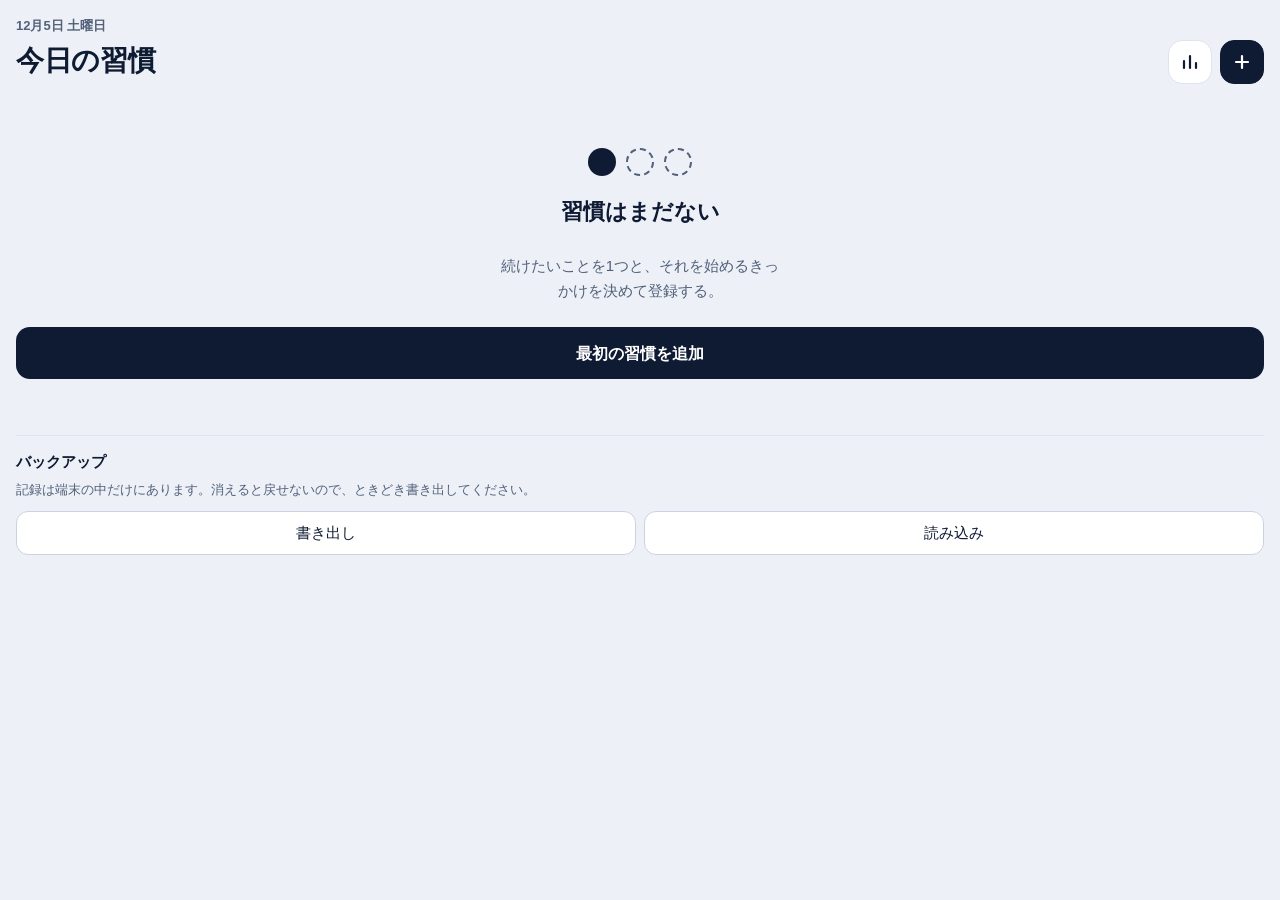
<file: index.html>
<!DOCTYPE html>
<html lang="ja">
<head>
<meta charset="utf-8">
<meta name="viewport" content="width=device-width, initial-scale=1, viewport-fit=cover">
<meta name="color-scheme" content="light dark">
<!-- ステータスバーの帯を地の色に合わせる。メディア指定を付けないと
     どちらかのテーマで帯だけ浮く。 -->
<meta name="theme-color" content="#EDF1F7" media="(prefers-color-scheme: light)">
<meta name="theme-color" content="#0B1220" media="(prefers-color-scheme: dark)">
<title>習慣</title>

<link rel="manifest" href="manifest.webmanifest">
<link rel="icon" type="image/png" sizes="32x32" href="icons/favicon-32.png">
<!-- iOS はホーム画面のアイコンに manifest ではなくこれを使う -->
<link rel="apple-touch-icon" href="icons/apple-touch-icon.png">
<!-- apple- 付きのほうは古い綴り。iOS がまだこちらしか見ないので両方置く。 -->
<meta name="mobile-web-app-capable" content="yes">
<meta name="apple-mobile-web-app-capable" content="yes">
<!-- status-bar-style は固定色しか取れず、ライトでも黒帯になる。
     theme-color のメディア指定に任せるため指定しない。 -->
<meta name="apple-mobile-web-app-title" content="習慣">

<link rel="stylesheet" href="css/app.css">
</head>
<body>

<div id="app" hidden>
  <!-- 中身は画面ごとに違うので、各画面が組み立てる -->
  <header id="app-header"></header>
  <main id="screen"></main>

  <!-- 読み込み用。見えないが display:none にはしない。
       hidden な要素は click() で選択画面が開かない環境がある。 -->
  <input id="backup-file" type="file" accept="application/json,.json" class="visually-hidden">

  <!-- close イベントに依存せず、ボタンのクリックで結果を決める。
       form method="dialog" は returnValue を設定して閉じるところまでは動くが、
       close イベントが発火しない環境があり、待ち続けて固まる。 -->
  <dialog id="confirm-dialog">
    <p id="confirm-message"></p>
    <menu>
      <button type="button" id="confirm-cancel">やめる</button>
      <button type="button" id="confirm-ok" class="danger">消す</button>
    </menu>
  </dialog>
</div>

<!-- 習慣カード。innerHTML を使わずに済むよう、骨組みはここに置いて複製する。
     稲妻とマークはインライン SVG。絵文字は iOS では色付き絵文字として描かれ、
     CSS で色を変えられない。 -->
<template id="habit-card-template">
  <article class="card">
    <!-- 左スワイプで表面が滑り、下から削除ボタンが出る -->
    <div class="card-delete">
      <button type="button" class="trash-button" aria-label="この習慣を削除">
        <svg class="trash" viewBox="0 0 24 24" aria-hidden="true">
          <path d="M9 3h6l1 2h4v2H4V5h4l1-2z"/>
          <path d="M6 9h12l-1 12H7L6 9z"/>
        </svg>
      </button>
    </div>
    <div class="card-surface">
      <div class="card-top">
        <a class="card-name"></a>
        <span class="card-comeback"></span>
      </div>

      <div class="card-main"></div>

      <div class="card-gauge">
        <div class="gauge-label"></div>
        <div class="gauge-track"><div class="gauge-fill"></div></div>
      </div>

      <div class="ratings" role="group" aria-label="達成度">
        <button type="button" class="rating" data-rating="2" aria-label="できた">
          <svg viewBox="0 0 20 20" aria-hidden="true" fill="none" stroke="currentColor" stroke-width="2.2"><circle cx="10" cy="10" r="7"></circle></svg>
        </button>
        <button type="button" class="rating" data-rating="1" aria-label="少しできた">
          <svg viewBox="0 0 20 20" aria-hidden="true" fill="none" stroke="currentColor" stroke-width="2.2" stroke-linejoin="round"><path d="M10 3.5 17 16H3z"></path></svg>
        </button>
        <button type="button" class="rating" data-rating="0" aria-label="できなかった">
          <svg viewBox="0 0 20 20" aria-hidden="true" fill="none" stroke="currentColor" stroke-width="2.2" stroke-linecap="round"><path d="M5 5l10 10M15 5 5 15"></path></svg>
        </button>
      </div>
    </div>
  </article>
</template>

<!-- カードのメイン表示。状態ごとに 1 つだけ使う。 -->
<template id="card-main-streak-template">
  <div class="main-streak">
    <svg class="bolt" viewBox="0 0 24 24" aria-hidden="true"><path d="M13 2 L4 14 h6 l-1 8 9-12 h-6 z"/></svg>
    <span class="main-number"></span>
    <span class="main-unit">日連続</span>
  </div>
</template>

<template id="card-main-week-template">
  <div class="main-week">
    <div class="week-headline">
      <span class="main-unit">今週</span>
      <span class="main-number"></span>
      <span class="main-of">/ 7</span>
      <span class="main-sub"></span>
    </div>
    <div class="week-dots"></div>
  </div>
</template>

<template id="card-main-done-template">
  <div class="main-done">
    <span class="done-badge">66日達成</span>
    <span class="done-streak">
      <span class="main-number"></span>
      <span class="main-unit">日連続</span>
    </span>
  </div>
</template>

<template id="week-dot-template">
  <div class="week-day">
    <span class="dot"></span>
    <span class="week-day-label"></span>
  </div>
</template>

<!-- 習慣の追加・編集。追加のときは並び順と削除を出さない。 -->
<template id="edit-screen-template">
  <form class="edit-form">
    <label class="field-label" for="edit-name">
      <span class="field-name">習慣の名前</span>
      <input id="edit-name" class="text-input" type="text" required autocomplete="off">
    </label>

    <label class="field-label" for="edit-started-on">
      <span class="field-name">開始日</span>
      <input id="edit-started-on" class="text-input" type="date" required>
    </label>

    <section class="panel">
      <h2 class="panel-title">きっかけを決める</h2>
      <p class="panel-note">記録画面のいちばん上に常に表示される。空欄でもいい。</p>

      <label class="field-label" for="edit-trigger">
        <span class="field-name small">〜したら</span>
        <input id="edit-trigger" class="text-input inset" type="text" maxlength="60" autocomplete="off">
      </label>
      <label class="field-label" for="edit-action">
        <span class="field-name small">〜する</span>
        <input id="edit-action" class="text-input inset" type="text" maxlength="60" autocomplete="off">
      </label>

      <p class="panel-limit">各60文字まで</p>
    </section>

    <div class="preview-block">
      <p class="preview-label">記録画面での見え方</p>
      <div class="preview">
        <span class="preview-trigger"></span>
        <svg class="preview-arrow" viewBox="0 0 18 18" fill="none" stroke="currentColor" stroke-width="2" stroke-linecap="round" stroke-linejoin="round" aria-hidden="true"><path d="M3 9h11"></path><path d="M10 5l4 4-4 4"></path></svg>
        <span class="preview-action"></span>
      </div>
    </div>

    <section class="panel">
      <h2 class="panel-title">今のレベル</h2>
      <p class="panel-note">記録画面と週まとめに表示される。空欄でもいい。</p>

      <label class="field-label" for="edit-stage-label">
        <span class="field-name small">レベル名</span>
        <input id="edit-stage-label" class="text-input inset" type="text" maxlength="40" autocomplete="off" placeholder="例: Lv2 完了を目標から外す">
      </label>
      <label class="field-label" for="edit-stage-goal">
        <span class="field-name small">合格条件</span>
        <textarea id="edit-stage-goal" class="text-input inset text-area" rows="3" maxlength="120" placeholder="例: 6日以上達成、その半分以上で超過"></textarea>
      </label>

      <p class="panel-limit">レベル名40文字・合格条件120文字まで</p>
    </section>

    <section class="panel">
      <h2 class="panel-title">記録する項目</h2>
      <p class="panel-note">記録画面で毎日入力する数値や時刻。レベルが変わって使わなくなった項目は「使用終了」にすると、過去の記録を残したまま入力欄から外せる。</p>
      <div class="metric-editor"></div>
    </section>

    <div class="order-block">
      <p class="order-row"><span>並び順</span><span class="order-position"></span></p>
      <div class="order-buttons">
        <button type="button" class="order-up">上へ</button>
        <button type="button" class="order-down">下へ</button>
      </div>
    </div>

    <p class="error edit-error" hidden></p>

    <button type="button" class="delete-button danger">この習慣を削除</button>
  </form>
</template>

<!-- 記録画面。達成度を選んで「記録する」を押した時点で確定する（ホームのカードは
     押した時点で保存するが、こちらは違う）。邪魔タグの入力は js/ui/tags.js が
     tag-slot の位置に差し込む。 -->
<template id="record-screen-template">
  <div class="record-screen">
    <section class="if-then-card" hidden>
      <div class="if-then-label">きっかけ</div>
      <div class="if-then-body">
        <span class="if-then-trigger"></span>
        <svg class="if-then-arrow" viewBox="0 0 18 18" fill="none" stroke="currentColor" stroke-width="2" stroke-linecap="round" stroke-linejoin="round" aria-hidden="true"><path d="M3 9h11"></path><path d="M10 5l4 4-4 4"></path></svg>
        <span class="if-then-action"></span>
      </div>
    </section>

    <section class="stage-card" hidden>
      <div class="if-then-label">今のレベル</div>
      <div class="stage-label"></div>
      <p class="stage-goal"></p>
    </section>

    <section class="block">
      <h2 class="block-title">達成度</h2>
      <div class="rating-grid" role="group" aria-label="達成度">
        <button type="button" class="rating-big" data-rating="2">
          <svg viewBox="0 0 20 20" aria-hidden="true" fill="none" stroke="currentColor" stroke-width="2.2"><circle cx="10" cy="10" r="7"></circle></svg>
          <span>できた</span>
        </button>
        <button type="button" class="rating-big" data-rating="1">
          <svg viewBox="0 0 20 20" aria-hidden="true" fill="none" stroke="currentColor" stroke-width="2.2" stroke-linejoin="round"><path d="M10 3.5 17 16H3z"></path></svg>
          <span>少し</span>
        </button>
        <button type="button" class="rating-big" data-rating="0">
          <svg viewBox="0 0 20 20" aria-hidden="true" fill="none" stroke="currentColor" stroke-width="2.2" stroke-linecap="round"><path d="M5 5l10 10M15 5 5 15"></path></svg>
          <span>できず</span>
        </button>
      </div>
    </section>

    <div class="metric-slot"></div>

    <section class="block">
      <label class="block-title" for="record-action"></label>
      <input id="record-action" class="text-input" type="text" placeholder="例：配列の問題を1問解いた" autocomplete="off">
    </section>

    <section class="block">
      <h2 class="block-title">邪魔したもの</h2>
      <div class="tag-slot"></div>
      <label class="sub-label" for="record-note">メモ（任意）</label>
      <input id="record-note" class="text-input" type="text" placeholder="タグで表しきれないこと" autocomplete="off">
    </section>

    <section class="block">
      <label class="block-title" for="record-fix"></label>
      <textarea id="record-fix" class="text-area" rows="3" placeholder="もし〜なら、〜する"></textarea>
    </section>

    <p class="error record-error" hidden></p>

    <div class="record-submit">
      <button type="button" class="primary-button submit-button">記録する</button>
      <p class="submit-note"></p>
    </div>
  </div>
</template>

<!-- 復帰画面。保存して復帰回数が増えたときだけ出す。 -->
<template id="comeback-screen-template">
  <div class="comeback">
    <p class="comeback-habit"></p>

    <div class="comeback-body">
      <div class="comeback-headline">
        <p class="comeback-greeting">おかえり</p>
        <p class="comeback-count-row">
          <span class="comeback-unit">復帰</span>
          <span class="comeback-count"></span>
          <span class="comeback-unit">回目</span>
        </p>
        <p class="comeback-note">途切れても戻ってきた回数が、この数字になる。</p>
      </div>

      <div class="comeback-card">
        <div class="comeback-stat">
          <div class="comeback-stat-name">今週</div>
          <div class="comeback-stat-value accent">
            <span class="comeback-week"></span>
          </div>
        </div>
        <div class="comeback-stat">
          <div class="comeback-stat-name">連続</div>
          <div class="comeback-stat-value">
            <span class="comeback-streak"></span>
          </div>
        </div>
        <div class="comeback-gauge">
          <div class="gauge-label"></div>
          <div class="gauge-track"><div class="gauge-fill"></div></div>
        </div>
      </div>
    </div>

    <button type="button" class="primary-button comeback-close">閉じる</button>
  </div>
</template>

<p id="boot-status">読み込み中…</p>

<script>
  // app.js が一度も動かなかった場合に「読み込み中…」のまま黙って止まらないようにする。
  // iPhone にはコンソールが無いので、何が起きたかを画面に出す。
  (function () {
    var boot = document.getElementById('boot-status');
    var problems = [];

    function note(message) {
      if (message && problems.indexOf(message) === -1) problems.push(message);
    }

    // 読み込めなかったファイルと、実行時のエラーの両方を拾う。
    window.addEventListener('error', function (event) {
      if (event.target && event.target.src) note('読み込めません: ' + event.target.src);
      else note(event.message);
    }, true);

    window.addEventListener('unhandledrejection', function (event) {
      var reason = event.reason;
      note(reason && reason.message ? reason.message : String(reason));
    });

    setTimeout(function () {
      if (boot.dataset.started === '1') return;
      boot.className = 'error';
      boot.textContent = (location.protocol === 'file:'
        ? 'file:// では ES Modules を読み込めません。HTTP 経由で開いてください。'
        : 'アプリを起動できませんでした。')
        + (problems.length ? '\n\n' + problems.join('\n') : '')
        + '\n\n電波の良い場所でアプリを完全に終了し、開き直すと直ることがあります。'
        + 'サイトデータの削除はしないでください（記録が消えます）。';
    }, 2000);
  })();
</script>
<script type="module" src="js/app.js"></script>

</body>
</html>
</file>
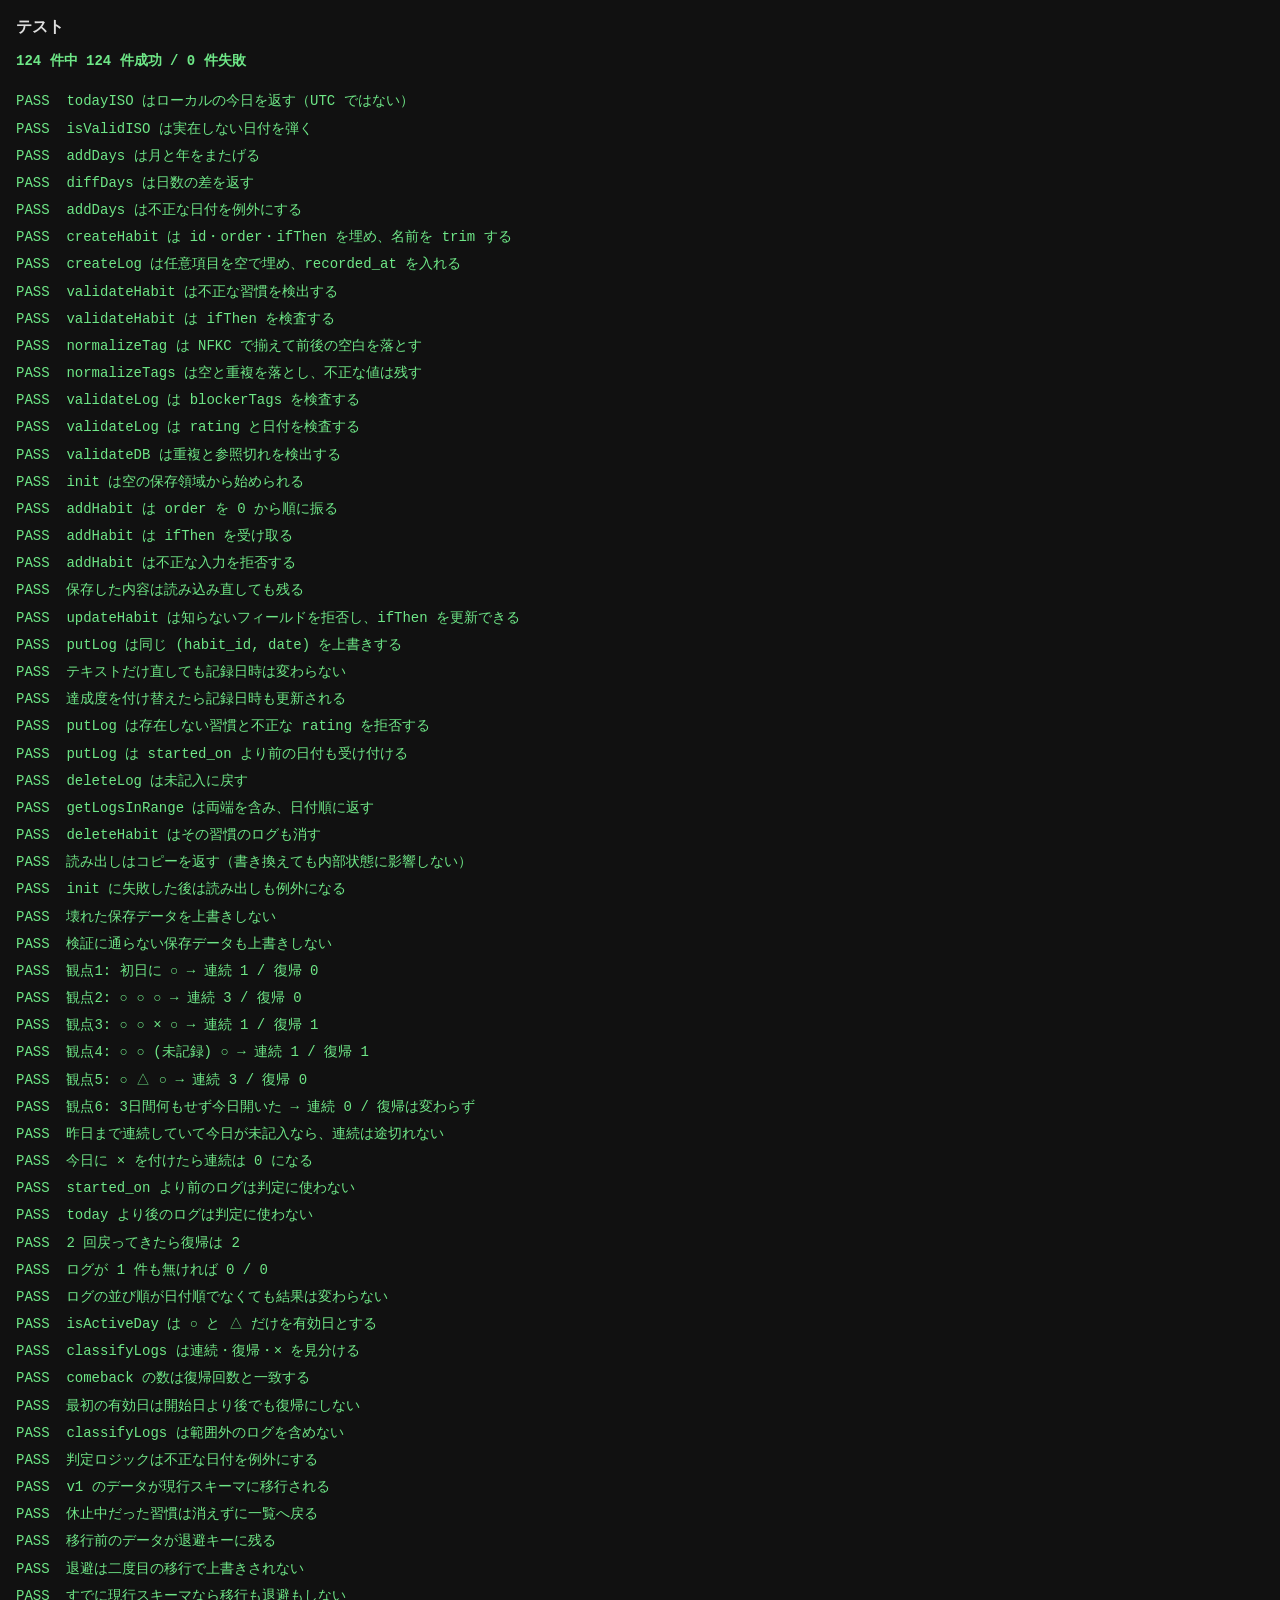
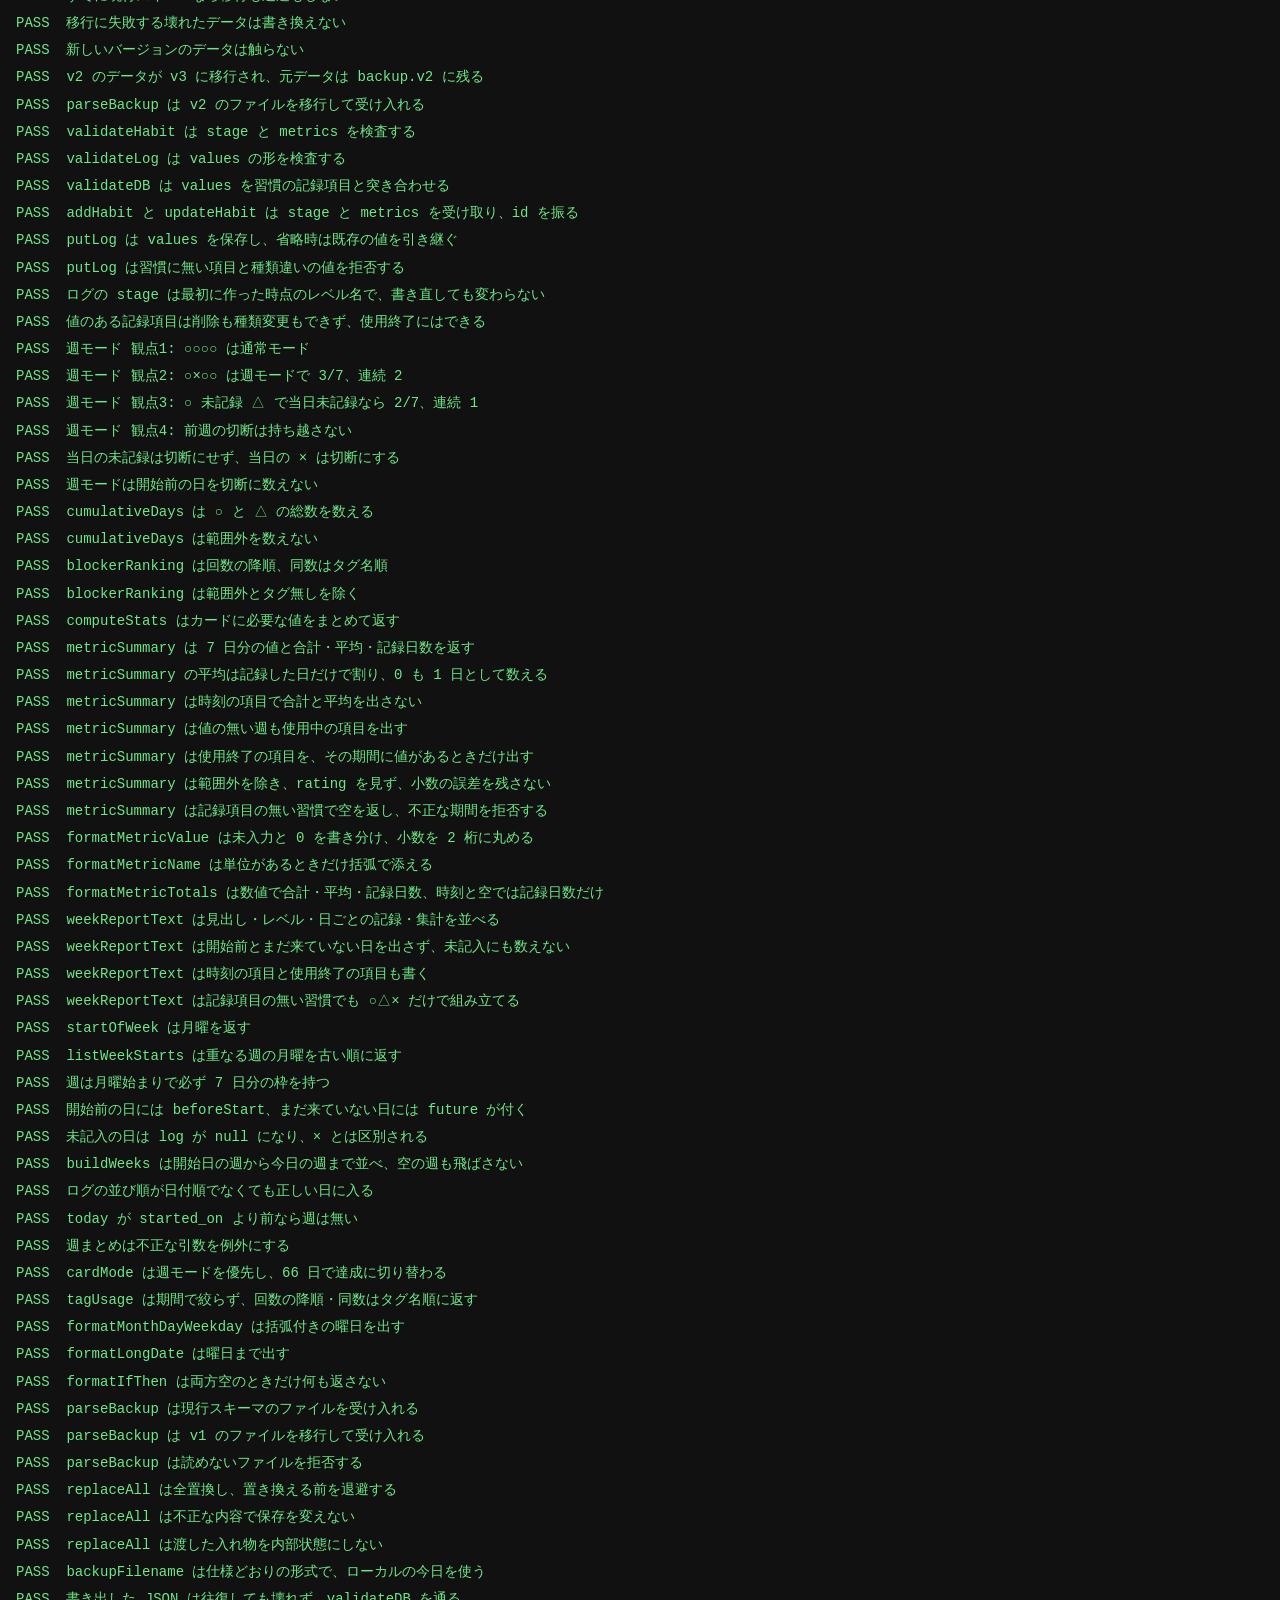
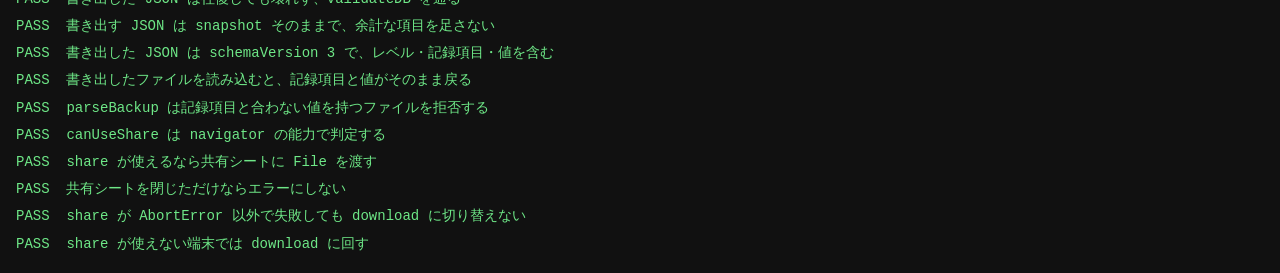
<file: tests.html>
<!DOCTYPE html>
<html lang="ja">
<head>
<meta charset="utf-8">
<meta name="viewport" content="width=device-width, initial-scale=1">
<title>テスト</title>
<style>
  body {
    margin: 0;
    padding: 1rem;
    font-family: ui-monospace, SFMono-Regular, Menlo, Consolas, monospace;
    font-size: 14px;
    line-height: 1.6;
    background: #111;
    color: #ddd;
  }
  h1 { font-size: 1rem; margin: 0 0 0.5rem; }
  #summary { margin: 0 0 1rem; font-weight: bold; white-space: pre-wrap; }
  .case { white-space: pre-wrap; padding: 0.15rem 0; }
  .pass { color: #6ee787; }
  .fail { color: #ff7b72; }

</style>
</head>
<body>
<h1>テスト</h1>
<p id="summary">実行中…</p>

<div id="output"></div>
<script>
  // tests.js が一度も動かなかった場合に「実行中…」のまま黙って止まらないようにする。
  // file:// で開くと ES Modules は CORS で弾かれ、エラーも画面に出ないまま何も起きない。
  setTimeout(function () {
    var summary = document.getElementById('summary');
    if (summary.dataset.started === '1') return;
    summary.className = 'fail';
    summary.textContent = location.protocol === 'file:'
      ? 'テストを実行できませんでした。file:// では ES Modules を読み込めません。'
        + '習慣化フォルダで次を実行し、http://localhost:8123/tests.html を開いてください。\n'
        + '  python -m http.server 8123'
      : 'テストを開始できませんでした。ブラウザのコンソールを確認してください。';
  }, 2000);
</script>
<script type="module" src="js/tests.js"></script>
</body>
</html>
</file>
<file: css/app.css>
/* ダーク固定。グリッドの未記入マスを背景と同化させる都合上、背景色を 1 つに定める。 */

:root {
  color-scheme: light dark;

  /* デザイン引き渡し（design/HANDOFF.md）のトークン。
     ライトを既定にし、ダークは prefers-color-scheme で上書きする。 */
  --bg: #EDF1F7;
  --card: #FFFFFF;
  --field: #F5F7FB;
  --border: #DDE4EE;
  --border-strong: #CAD3E1;
  --ink: #0F1B33;
  --on-ink: #FFFFFF;
  --muted: #52607A;
  --streak: #2563EB;
  --week: #1E3A8A;
  --week-soft: #9DB8F2;
  --track: #E1E8F2;
  --danger: #B42318;

  /* 押したときの地と、モーダルの背景暗転 */
  --pressed: #E6ECF5;
  --scrim: rgba(15, 27, 51, 0.45);

  /* 判定の分類に対応する色。カードの稲妻・記号とグリッドで同じものを使う。
     デザインは青系で統一されているが、ここだけは色が意味に対応していることを
     優先する。「紫のマスの数＝復帰回数」はカードとグリッドで色が揃って初めて伝わる。 */
  /* ライトの緑は #16A34A だと地とのコントラストが 2.91 で、図形に必要な 3:1 を
     下回る。12px のマスが見分けづらくなるので一段濃くする。 */
  --mark-streak: #15803D;
  --mark-comeback: #7C3AED;
  --mark-skip: #DC2626;

  /* スワイプで現れる削除ボタンの幅。swipe.js がこの値を読んで確定位置を決めるので、
     変えるときはここだけ直せばよい。 */
  --swipe-reveal: 96px;
}

@media (prefers-color-scheme: dark) {
  :root {
    --bg: #0B1220;
    --card: #131C2E;
    --field: #0F1829;
    --border: #22304A;
    --border-strong: #34445F;
    --ink: #E8EDF5;
    --on-ink: #0F1B33;
    --muted: #9AA8C0;
    --streak: #60A5FA;
    --week: #BFD4FE;
    --week-soft: #4A6BB5;
    --track: #22304A;
    --danger: #F87171;

    --pressed: #1B2638;
    --scrim: rgba(0, 0, 0, 0.6);

    --mark-streak: #3FB950;
    --mark-comeback: #A371F7;
    --mark-skip: #F85149;
  }
}

* {
  box-sizing: border-box;
}

[hidden] {
  display: none !important;
}

body {
  margin: 0;
  padding: 1rem;
  /* ホーム画面から起動したときにノッチとホームインジケータを避ける。
     左右も入れておく。縦固定でも、横向きで開いた一瞬は切り欠きに掛かる。 */
  padding-top: calc(1rem + env(safe-area-inset-top));
  padding-bottom: calc(1rem + env(safe-area-inset-bottom));
  padding-left: calc(1rem + env(safe-area-inset-left));
  padding-right: calc(1rem + env(safe-area-inset-right));

  background: var(--bg);
  color: var(--ink);
  font-family: -apple-system, BlinkMacSystemFont, 'Hiragino Sans', 'Noto Sans JP', sans-serif;
  font-size: 16px;
  line-height: 1.6;
  -webkit-text-size-adjust: 100%;
}

/* --- ヘッダー（中身は画面ごとに違う） --- */

#app-header {
  display: flex;
  align-items: flex-end;
  justify-content: space-between;
  gap: 0.75rem;
  margin-bottom: 1rem;
}

#app-header:empty {
  display: none;
}

.header-main {
  display: flex;
  flex-direction: column;
  gap: 0.15rem;
  min-width: 0;
}

.header-date {
  color: var(--muted);
  font-size: 0.8125rem;
  font-weight: 600;
}

.header-title {
  margin: 0;
  font-size: 1.75rem;
  font-weight: 800;
  letter-spacing: -0.01em;
}

.header-title.small {
  font-size: 1.375rem;
}

.header-nav {
  display: flex;
  align-items: center;
}

/* 戻るリンクを見出しの上に積む画面（記録・週まとめ）用。ヘッダー自体は横並びなので、
   縦に積む分だけこの箱に入れる。 */
.header-stack {
  display: flex;
  flex: 1;
  min-width: 0;
  flex-direction: column;
}

.back-link {
  display: flex;
  min-height: 44px;
  align-items: center;
  padding-right: 0.25rem;
  color: var(--ink);
  font-size: 0.9375rem;
  font-weight: 600;
  text-decoration: none;
}

.header-actions {
  display: flex;
  gap: 0.5rem;
}

.icon-button {
  display: flex;
  width: 44px;
  height: 44px;
  align-items: center;
  justify-content: center;
  border: 1px solid var(--border);
  border-radius: 14px;
  background: var(--card);
  color: var(--ink);
}

.icon-button.primary {
  border-color: var(--ink);
  background: var(--ink);
  color: var(--on-ink);
}

/* 週送りの端（最初の週・今週）。押せないことを色で出す。 */
.icon-button:disabled {
  color: var(--muted);
  opacity: 0.4;
}

.icon-button svg {
  width: 20px;
  height: 20px;
}

/* --- 習慣カード --- */

.card-list {
  display: flex;
  flex-direction: column;
  gap: 0.75rem;
  margin-bottom: 1rem;
}

.card {
  position: relative;
  border: 1px solid var(--border);
  border-radius: 20px;
  background: var(--card);
  overflow: hidden;
}

/* スワイプで現れる削除ボタン。表面の下に敷いておく。 */
.card-delete {
  position: absolute;
  inset: 0 0 0 auto;
  display: flex;
  width: var(--swipe-reveal);
  align-items: center;
  justify-content: center;
  background: var(--danger);
}

.trash-button {
  display: flex;
  width: 100%;
  height: 100%;
  align-items: center;
  justify-content: center;
  border: 0;
  background: none;
}

.trash {
  width: 24px;
  height: 24px;
  /* 赤い削除面の上に置くので、テーマに関係なく白で固定する */
  fill: #fff;
}

.card-surface {
  position: relative;
  display: flex;
  flex-direction: column;
  gap: 0.75rem;
  padding: 1rem 1rem 0.875rem;
  background: var(--card);
  /* 縦スクロールはブラウザに任せ、横方向だけを拾う */
  touch-action: pan-y;
  transform: translateX(0);
  transition: transform 0.18s ease-out;
}

/* 指で動かしている間はアニメーションさせない */
.card-surface.swiping {
  transition: none;
}

.card-top {
  display: flex;
  align-items: center;
  justify-content: space-between;
  gap: 0.5rem;
}

.card-name {
  min-width: 0;
  overflow: hidden;
  color: var(--ink);
  font-size: 1.0625rem;
  font-weight: 700;
  text-overflow: ellipsis;
  text-decoration: none;
  white-space: nowrap;
}

.card-comeback {
  color: var(--muted);
  font-size: 0.8125rem;
  font-weight: 600;
  white-space: nowrap;
}

/* --- カードのメイン表示 --- */

.main-number {
  font-size: 2.75rem;
  font-weight: 800;
  line-height: 1;
  letter-spacing: -0.02em;
  font-variant-numeric: tabular-nums;
}

.main-unit {
  font-size: 0.9375rem;
  font-weight: 700;
}

.main-streak {
  display: flex;
  align-items: baseline;
  gap: 0.375rem;
  color: var(--streak);
}

.main-streak .bolt {
  width: 22px;
  height: 26px;
  align-self: center;
  /* ① で決めた案B。グリッドと同じ緑で、色と意味の対応を通す。 */
  fill: var(--mark-streak);
}

.main-week {
  display: flex;
  flex-direction: column;
  gap: 0.5rem;
}

.week-headline {
  display: flex;
  align-items: baseline;
  gap: 0.375rem;
  color: var(--week);
}

.main-of {
  font-size: 1.25rem;
  font-weight: 700;
}

.main-sub {
  margin-left: 0.375rem;
  color: var(--muted);
  font-size: 0.8125rem;
  font-weight: 600;
}

.week-dots {
  display: grid;
  grid-template-columns: repeat(7, minmax(0, 1fr));
  gap: 0.375rem;
}

.week-day {
  display: flex;
  flex-direction: column;
  align-items: center;
  gap: 0.25rem;
}

.dot {
  width: 22px;
  height: 22px;
  border-radius: 999px;
}

/* ドットは評価（○ △ × 未記入）を表す。グリッドの緑紫は連続か復帰かという
   別の軸なので、色体系を分けている。 */
.dot-done { background: var(--week); }
.dot-partial { background: var(--week-soft); }
.dot-skip { border: 2px solid var(--muted); background: var(--card); }
.dot-none { background: var(--track); }

.week-day-label {
  color: var(--muted);
  font-size: 0.6875rem;
  font-weight: 600;
}

.main-done {
  display: flex;
  align-items: center;
  gap: 0.625rem;
}

.done-badge {
  padding: 0.5rem 0.75rem;
  border-radius: 999px;
  background: var(--ink);
  color: var(--on-ink);
  font-size: 0.875rem;
  font-weight: 800;
}

.done-streak {
  display: flex;
  align-items: baseline;
  gap: 0.25rem;
  color: var(--streak);
}

.done-streak .main-number {
  font-size: 1.75rem;
}

.done-streak .main-unit {
  font-size: 0.875rem;
}

/* --- 66日ゲージ --- */

.card-gauge {
  display: flex;
  flex-direction: column;
  gap: 0.375rem;
}

.gauge-label {
  color: var(--muted);
  font-size: 0.75rem;
  font-weight: 600;
  font-variant-numeric: tabular-nums;
}

.gauge-track {
  height: 6px;
  border-radius: 999px;
  background: var(--track);
  overflow: hidden;
}

.gauge-fill {
  height: 6px;
  border-radius: 999px;
  background: var(--ink);
}

/* --- 空の状態 --- */

.empty {
  display: flex;
  flex-direction: column;
  align-items: center;
  gap: 1.125rem;
  padding: 3rem 0 2rem;
  text-align: center;
}

.empty-dots {
  display: flex;
  gap: 0.625rem;
}

.empty-dot {
  width: 28px;
  height: 28px;
  border: 2px dashed var(--muted);
  border-radius: 999px;
}

.empty-dot.filled {
  border: 0;
  background: var(--ink);
}

.empty-heading {
  margin: 0;
  font-size: 1.375rem;
  font-weight: 800;
}

.empty-note {
  max-width: 280px;
  margin: 0;
  color: var(--muted);
  font-size: 0.9375rem;
  line-height: 1.7;
}

.primary-button {
  width: 100%;
  height: 52px;
  border: 0;
  border-radius: 14px;
  background: var(--ink);
  color: var(--on-ink);
  font: inherit;
  font-size: 1rem;
  font-weight: 800;
}

/* --- カードの ○△× --- */

.ratings {
  display: grid;
  grid-template-columns: repeat(3, minmax(0, 1fr));
  gap: 0.5rem;
}

.rating {
  display: flex;
  height: 44px;
  align-items: center;
  justify-content: center;
  border: 1.5px solid var(--border-strong);
  border-radius: 12px;
  background: var(--card);
  color: var(--ink);
  font: inherit;
  font-size: 1.25rem;
}

.rating svg {
  width: 20px;
  height: 20px;
}

/* 選択中は地と文字を反転させる。デザインの未選択／選択の出し分け。 */
.rating.selected {
  border-color: var(--ink);
  background: var(--ink);
  color: var(--on-ink);
}

.field-label {
  display: block;
  margin-bottom: 0.75rem;
}

.field-name {
  display: block;
  margin-bottom: 0.2rem;
  color: var(--muted);
  font-size: 0.8125rem;
}

/* --- グリッド表示（記録画面の「これまで」） --- */

.history {
  display: flex;
  flex-direction: column;
  gap: 0.5rem;
  margin-top: 1.75rem;
  padding-top: 1rem;
  border-top: 1px solid var(--border);
}

.grid-scroller {
  margin-bottom: 0.5rem;
  padding-bottom: 0.25rem;
  overflow-x: auto;
  -webkit-overflow-scrolling: touch;
}

.grid {
  display: flex;
  gap: 3px;
  width: max-content;
}

.grid-week {
  display: flex;
  flex-direction: column;
  gap: 3px;
}

.cell {
  display: block;
  width: 12px;
  height: 12px;
  border-radius: 2px;
  /* 未記入とまだ来ていない日は背景と同化させる。枠線も付けない。 */
  background: transparent;
}

.cell-streak { background: var(--mark-streak); }
.cell-comeback { background: var(--mark-comeback); }
.cell-skip { background: var(--mark-skip); }

/* 種類が色相、達成度が濃さ。△ は同じ色の薄い版。 */
.cell-partial { opacity: 0.45; }

.grid-legend {
  display: flex;
  gap: 0.875rem;
  margin-bottom: 1.25rem;
  color: var(--muted);
  font-size: 0.8125rem;
}

.legend-item {
  display: inline-flex;
  align-items: center;
  gap: 0.3rem;
}

/* --- 週まとめ（全習慣 × 曜日の表） --- */

.week-table,
.blocker-card,
.metric-card {
  display: flex;
  flex-direction: column;
  gap: 0.75rem;
  margin-bottom: 1rem;
  padding: 1rem;
  border: 1px solid var(--border);
  border-radius: 20px;
  background: var(--card);
}

.card-title {
  margin: 0;
  font-size: 0.9375rem;
  font-weight: 800;
}

.card-note {
  margin: 0;
  color: var(--muted);
  font-size: 0.875rem;
}

/* --- 週まとめ（記録項目の集計） --- */

.metric-card-stage {
  display: flex;
  flex-direction: column;
  gap: 0.25rem;
  margin-top: -0.375rem;
}

.metric-card-level {
  font-size: 0.875rem;
  font-weight: 700;
  overflow-wrap: anywhere;
}

.metric-card-goal {
  margin: 0;
  color: var(--muted);
  font-size: 0.8125rem;
  line-height: 1.5;
  overflow-wrap: anywhere;
}

.metric-summary {
  display: flex;
  flex-direction: column;
  gap: 0.375rem;
  padding-top: 0.75rem;
  border-top: 1px solid var(--border);
}

.metric-summary-name {
  font-size: 0.875rem;
  font-weight: 700;
  overflow-wrap: anywhere;
}

.metric-days {
  display: grid;
  grid-template-columns: repeat(7, minmax(0, 1fr));
  gap: 2px;
}

.metric-day {
  display: flex;
  flex-direction: column;
  align-items: center;
  gap: 0.125rem;
  min-width: 0;
}

.metric-day-label {
  color: var(--muted);
  font-size: 0.6875rem;
  font-weight: 700;
}

/* 06:30 や 125.5 が 7 列に収まる大きさ。 */
.metric-day-value {
  font-size: 0.8125rem;
  font-weight: 700;
  font-variant-numeric: tabular-nums;
  white-space: nowrap;
}

.metric-day-value.blank {
  color: var(--muted);
  font-weight: 400;
}

.copy-block {
  display: flex;
  flex-direction: column;
  gap: 0.5rem;
  padding-top: 0.75rem;
  border-top: 1px solid var(--border);
}

.copy-button {
  height: 44px;
  border: 1px solid var(--border-strong);
  border-radius: 12px;
  background: var(--card);
  color: var(--ink);
  font: inherit;
  font-size: 0.9375rem;
}

.copy-button:active {
  background: var(--pressed);
}

.copy-error {
  margin: 0;
}

.metric-summary-total {
  margin: 0;
  color: var(--muted);
  font-size: 0.8125rem;
  font-variant-numeric: tabular-nums;
}

/* 習慣名・7 日・達成数。7 列に 44px は取れない（390px に収まらない）ので、
   高さだけ 44px 確保する。 */
.week-row {
  display: grid;
  grid-template-columns: 5.75rem repeat(7, minmax(0, 1fr)) 2.25rem;
  gap: 2px;
  align-items: center;
}

.week-head-cell {
  color: var(--muted);
  font-size: 0.6875rem;
  font-weight: 700;
  text-align: center;
}

.week-habit {
  overflow: hidden;
  color: var(--ink);
  font-size: 0.8125rem;
  font-weight: 700;
  text-decoration: none;
  text-overflow: ellipsis;
  white-space: nowrap;
}

.week-cell {
  display: flex;
  height: 44px;
  align-items: center;
  justify-content: center;
  border-radius: 8px;
  color: var(--ink);
}

a.week-cell:active {
  background: var(--pressed);
}

/* 開始前とまだ来ていない日。記録が残っていれば薄く出す。 */
.week-cell.outside {
  opacity: 0.35;
}

.week-mark {
  width: 18px;
  height: 18px;
}

.week-mark-skip {
  color: var(--muted);
}

/* 未記入は破線の丸。× とは別物。 */
.week-mark-none {
  width: 14px;
  height: 14px;
  border: 1.5px dashed var(--border-strong);
  border-radius: 999px;
}

.week-count {
  font-size: 0.8125rem;
  font-weight: 800;
  text-align: right;
  font-variant-numeric: tabular-nums;
}

.week-legend {
  display: flex;
  flex-wrap: wrap;
  gap: 0.875rem;
  padding-top: 0.75rem;
  border-top: 1px solid var(--border);
  color: var(--muted);
  font-size: 0.6875rem;
  font-weight: 600;
}

/* --- 今週多かった邪魔 --- */

.blocker-row {
  display: grid;
  grid-template-columns: 4rem minmax(0, 1fr) 2rem;
  gap: 0.625rem;
  align-items: center;
}

.blocker-tag {
  overflow: hidden;
  font-size: 0.875rem;
  font-weight: 700;
  text-overflow: ellipsis;
  white-space: nowrap;
}

.blocker-track {
  height: 10px;
  border-radius: 999px;
  background: var(--track);
  overflow: hidden;
}

.blocker-fill {
  height: 10px;
  border-radius: 999px;
  background: var(--streak);
}

.blocker-count {
  font-size: 0.875rem;
  font-weight: 800;
  text-align: right;
  font-variant-numeric: tabular-nums;
}

/* --- 過去の週 --- */

.past-weeks {
  display: flex;
  flex-direction: column;
  gap: 0.5rem;
}

.past-week {
  display: flex;
  height: 52px;
  align-items: center;
  justify-content: space-between;
  padding: 0 1rem;
  border: 1px solid var(--border);
  border-radius: 14px;
  background: var(--card);
  color: var(--ink);
  font-size: 0.875rem;
  font-weight: 700;
  text-decoration: none;
}

.past-week:active {
  background: var(--pressed);
}

.past-week-total {
  color: var(--muted);
  font-variant-numeric: tabular-nums;
}

/* --- 編集画面の並び順と削除 --- */

.order-row {
  display: flex;
  justify-content: space-between;
  margin: 0 0 0.35rem;
  color: var(--muted);
  font-size: 0.875rem;
}

.order-buttons {
  display: flex;
  gap: 0.5rem;
  margin-bottom: 0.75rem;
}

.order-buttons button {
  flex: 1;
  padding: 0.45rem 0;
  border: 1px solid var(--border);
  border-radius: 8px;
  background: none;
  color: var(--ink);
  font: inherit;
}

.order-buttons button:disabled {
  color: var(--muted);
  opacity: 0.4;
}

.danger {
  color: var(--danger) !important;
  border-color: var(--danger) !important;
}

#confirm-message {
  margin: 0 0 0.75rem;
}

/* --- 確認ダイアログ --- */

dialog {
  width: min(22rem, calc(100vw - 2rem));
  padding: 1rem;
  border: 1px solid var(--border);
  border-radius: 16px;
  background: var(--card);
  color: var(--ink);
}

dialog::backdrop {
  background: var(--scrim);
}

dialog menu {
  display: flex;
  justify-content: flex-end;
  gap: 0.5rem;
  margin: 0.75rem 0 0;
  padding: 0;
}

dialog menu button {
  min-height: 44px;
  padding: 0.5rem 1rem;
  border: 1px solid var(--border-strong);
  border-radius: 12px;
  background: var(--card);
  color: var(--ink);
  font: inherit;
}

.error {
  margin: 0 0 0.5rem;
  color: var(--danger);
  font-size: 0.875rem;
}

#confirm-message {
  margin: 0 0 0.75rem;
}

/* --- 追加・編集の画面 --- */

.header-title.center {
  flex: 1;
  font-size: 1rem;
  font-weight: 800;
  text-align: center;
}

.text-button {
  min-height: 44px;
  padding: 0 0.25rem;
  border: 0;
  background: none;
  color: var(--ink);
  font: inherit;
  font-size: 0.9375rem;
  font-weight: 600;
}

.text-button.strong {
  color: var(--week);
  font-weight: 800;
}

.edit-form {
  display: flex;
  flex-direction: column;
  gap: 1.375rem;
}

.text-input {
  width: 100%;
  height: 48px;
  padding: 0 0.875rem;
  border: 1.5px solid var(--border-strong);
  border-radius: 12px;
  background: var(--card);
  color: var(--ink);
  /* 16px を下回ると iOS が入力欄にズームする */
  font: inherit;
  font-size: 1rem;
}

/* カードの内側に置く入力欄は、地と区別できるよう一段沈める */
.text-input.inset {
  background: var(--field);
}

/* iOS の Safari は日付・時刻の入力欄に独自の最小幅を持たせるので、width: 100% でも
   親からはみ出す。標準の見た目を外して、ほかの入力欄と同じ幅に収める。
   中の文字は iOS 標準の中央寄せのままにする（2026-11-14、本人の希望）。 */
.text-input[type="date"],
.text-input[type="time"] {
  /* iOS はこの欄を中身を縦中央に置く flex として描く。block にすると文字が上に寄るので、
     幅を親に合わせつつ（flex はブロックと同じく横幅いっぱい）縦中央を保つ。 */
  display: flex;
  align-items: center;
  justify-content: center;
  /* 高さを固定せず、上下に同じ余白を取って中身を挟む。iOS が中の文字をどう置いても
     上下の余白が等しくなる。枠 1.5px × 2 + 余白 10px × 2 + 行 約25px = 48px。 */
  height: auto;
  min-height: 48px;
  padding-top: 10px;
  padding-bottom: 10px;
  line-height: 1.5;
  min-width: 0;
  max-width: 100%;
  -webkit-appearance: none;
  appearance: none;
  /* 中身の幅を欄の幅に影響させない。iOS が持つ最小幅が外に漏れるのを止める。 */
  contain: inline-size;
}

/* 縦に積んだ欄が、中身の最小幅に押されて画面より広がらないようにする。 */
.edit-form > * {
  min-width: 0;
  max-width: 100%;
}

.text-input[type="date"]::-webkit-date-and-time-value,
.text-input[type="time"]::-webkit-date-and-time-value {
  /* 欄いっぱいに広げてから中央に寄せる。広げないと中身の幅しか持たず、寄せが効かない。 */
  flex: 1;
  margin: 0;
  padding: 0;
  min-height: 0;
  line-height: 1.5;
  text-align: center;
}

.panel {
  display: flex;
  flex-direction: column;
  gap: 0.75rem;
  padding: 1rem;
  border: 1px solid var(--border);
  border-radius: 18px;
  background: var(--card);
}

.panel-title {
  margin: 0;
  font-size: 0.9375rem;
  font-weight: 800;
}

.panel-note {
  margin: -0.5rem 0 0;
  color: var(--muted);
  font-size: 0.8125rem;
  line-height: 1.5;
}

.panel-limit {
  margin: 0;
  color: var(--muted);
  font-size: 0.75rem;
  text-align: right;
  font-variant-numeric: tabular-nums;
}

/* 複数行の入力欄。高さは行数に任せる。 */
.text-input.text-area {
  height: auto;
  min-height: 5.5rem;
  padding: 0.75rem 0.875rem;
  line-height: 1.5;
  resize: vertical;
}

/* --- 記録項目の編集（習慣の編集画面） --- */

.metric-editor,
.metric-list {
  display: flex;
  flex-direction: column;
  gap: 0.75rem;
}

.metric-row {
  display: flex;
  flex-direction: column;
  gap: 0.5rem;
  padding: 0.75rem;
  border: 1px solid var(--border);
  border-radius: 14px;
}

.metric-options {
  display: flex;
  gap: 0.5rem;
}

.metric-kind {
  flex: 0 0 6.5rem;
}

.metric-kind:disabled {
  color: var(--muted);
  opacity: 1;
}

.metric-unit {
  flex: 1;
  min-width: 0;
}

.metric-actions {
  display: flex;
  justify-content: flex-end;
  gap: 0.5rem;
}

.metric-action {
  min-width: 5rem;
  height: 44px;
  padding: 0 0.875rem;
  border: 1px solid var(--border-strong);
  border-radius: 12px;
  background: var(--card);
  color: var(--ink);
  font: inherit;
  font-size: 0.875rem;
}

.metric-action.danger {
  border-color: var(--danger);
  color: var(--danger);
}

.metric-lock,
.metric-empty,
.metric-retired-title {
  margin: 0;
  color: var(--muted);
  font-size: 0.75rem;
  line-height: 1.5;
}

.metric-empty {
  font-size: 0.875rem;
}

.metric-add {
  height: 48px;
  border: 1.5px dashed var(--border-strong);
  border-radius: 12px;
  background: transparent;
  color: var(--ink);
  font: inherit;
  font-size: 0.9375rem;
  font-weight: 700;
}

.metric-retired-block {
  display: flex;
  flex-direction: column;
  gap: 0.5rem;
  padding-top: 0.75rem;
  border-top: 1px solid var(--border);
}

.metric-retired-block[hidden] {
  display: none;
}

.metric-row.retired {
  flex-direction: row;
  align-items: center;
  justify-content: space-between;
}

.metric-retired-name {
  min-width: 0;
  color: var(--muted);
  font-size: 0.9375rem;
  overflow-wrap: anywhere;
}

.preview-block {
  display: flex;
  flex-direction: column;
  gap: 0.5rem;
}

.preview-label {
  margin: 0;
  color: var(--muted);
  font-size: 0.75rem;
  font-weight: 700;
}

.preview {
  display: flex;
  align-items: center;
  gap: 0.5rem;
  flex-wrap: wrap;
  padding: 0.875rem 1rem;
  border: 1px dashed var(--border-strong);
  border-radius: 16px;
  background: var(--card);
  font-size: 0.9375rem;
  font-weight: 700;
}

.preview-arrow {
  width: 18px;
  height: 18px;
  color: var(--week);
}

.order-block {
  display: flex;
  flex-direction: column;
  gap: 0.35rem;
}

.order-row {
  display: flex;
  justify-content: space-between;
  margin: 0;
  color: var(--muted);
  font-size: 0.875rem;
}

.order-buttons {
  display: flex;
  gap: 0.5rem;
}

.order-buttons button {
  flex: 1;
  height: 44px;
  border: 1px solid var(--border-strong);
  border-radius: 12px;
  background: var(--card);
  color: var(--ink);
  font: inherit;
}

.order-buttons button:disabled {
  color: var(--muted);
  opacity: 0.4;
}

.delete-button {
  height: 48px;
  margin-top: 0.5rem;
  border: 1.5px solid var(--danger);
  border-radius: 12px;
  background: var(--card);
  color: var(--danger);
  font: inherit;
  font-size: 0.9375rem;
  font-weight: 700;
}

.placeholder {
  margin: 0;
  color: var(--muted);
}

.empty p {
  margin: 0 0 0.35rem;
}

.empty .note {
  color: var(--muted);
  font-size: 0.875rem;
}

#boot-status {
  margin: 0;
  color: var(--muted);
  white-space: pre-wrap;
}

#boot-status.error {
  color: var(--danger);
}

/* --- 記録画面 --- */

.record-screen {
  display: flex;
  flex-direction: column;
  gap: 1.125rem;
}

.block {
  display: flex;
  flex-direction: column;
  gap: 0.5rem;
}

.block-title {
  margin: 0;
  padding: 0 0.25rem;
  font-size: 0.875rem;
  font-weight: 700;
}

.sub-label {
  margin: 0;
  padding: 0 0.25rem;
  color: var(--muted);
  font-size: 0.75rem;
  font-weight: 600;
}

.if-then-card {
  display: flex;
  flex-direction: column;
  gap: 0.375rem;
  padding: 0.875rem 1rem;
  border: 1px solid var(--border);
  border-radius: 16px;
  background: var(--card);
}

.if-then-label {
  color: var(--muted);
  font-size: 0.75rem;
  font-weight: 700;
}

.if-then-body {
  display: flex;
  align-items: center;
  flex-wrap: wrap;
  gap: 0.5rem;
  font-size: 1rem;
  font-weight: 700;
}

.if-then-arrow {
  width: 18px;
  height: 18px;
  color: var(--week);
}

/* 今のレベル。きっかけのカードと同じ箱にして、縦に並んでも揃って見えるようにする。 */
.stage-card {
  display: flex;
  flex-direction: column;
  gap: 0.375rem;
  padding: 0.875rem 1rem;
  border: 1px solid var(--border);
  border-radius: 16px;
  background: var(--card);
}

.stage-card[hidden] {
  display: none;
}

.stage-label {
  font-size: 1rem;
  font-weight: 700;
  overflow-wrap: anywhere;
}

.stage-goal {
  margin: 0;
  color: var(--muted);
  font-size: 0.8125rem;
  line-height: 1.5;
  overflow-wrap: anywhere;
}

/* --- 記録項目の入力（記録画面） --- */

.metric-inputs {
  display: flex;
  flex-direction: column;
  padding: 0.25rem 1rem;
  border: 1px solid var(--border);
  border-radius: 16px;
  background: var(--card);
}

.metric-input-row {
  display: flex;
  align-items: center;
  justify-content: space-between;
  gap: 0.75rem;
  min-height: 60px;
  padding: 0.375rem 0;
}

.metric-input-row + .metric-input-row {
  border-top: 1px solid var(--border);
}

.metric-input-name {
  flex: 1;
  min-width: 0;
  font-size: 0.9375rem;
  font-weight: 600;
  overflow-wrap: anywhere;
}

.metric-input-field {
  display: flex;
  flex: 0 0 auto;
  align-items: center;
  gap: 0.375rem;
}

.metric-input {
  width: 6.5rem;
  background: var(--field);
  text-align: right;
  font-variant-numeric: tabular-nums;
}

.metric-input[type="time"] {
  width: 7.5rem;
  justify-content: flex-end;
}

/* 数値の欄と同じく右に寄せる。 */
.metric-input[type="time"]::-webkit-date-and-time-value {
  text-align: right;
}

.metric-input-unit {
  min-width: 1.5rem;
  color: var(--muted);
  font-size: 0.875rem;
}

/* 達成度は 3 つの大きいボタン。記録画面でいちばん押すところ。 */
.rating-grid {
  display: grid;
  grid-template-columns: repeat(3, minmax(0, 1fr));
  gap: 0.5rem;
}

.rating-big {
  display: flex;
  height: 76px;
  flex-direction: column;
  align-items: center;
  justify-content: center;
  gap: 0.375rem;
  border: 1.5px solid var(--border-strong);
  border-radius: 14px;
  background: var(--card);
  color: var(--ink);
  font: inherit;
  font-size: 0.8125rem;
  font-weight: 700;
}

.rating-big svg {
  width: 24px;
  height: 24px;
}

.rating-big.selected {
  border-color: var(--ink);
  background: var(--ink);
  color: var(--on-ink);
}

.text-area {
  width: 100%;
  padding: 0.75rem 0.875rem;
  border: 1.5px solid var(--border-strong);
  border-radius: 12px;
  background: var(--card);
  color: var(--ink);
  /* 16px を下回ると iOS が入力欄にズームする */
  font: inherit;
  font-size: 1rem;
  resize: none;
}

/* --- 邪魔したタグの入力 --- */

.tag-input {
  display: flex;
  flex-direction: column;
  gap: 0.625rem;
}

.tag-row {
  display: flex;
  align-items: center;
  gap: 0.5rem;
}

.tag-row .text-input {
  height: 44px;
  flex: 1;
  min-width: 0;
}

.tag-add {
  height: 44px;
  padding: 0 1rem;
  border: 1.5px solid var(--ink);
  border-radius: 12px;
  background: var(--card);
  color: var(--ink);
  font: inherit;
  font-size: 0.875rem;
  font-weight: 700;
  white-space: nowrap;
}

.tag-list {
  display: flex;
  flex-wrap: wrap;
  gap: 0.5rem;
}

.tag-list:empty {
  display: none;
}

.tag-chip {
  display: flex;
  min-height: 40px;
  align-items: center;
  gap: 0.375rem;
  padding: 0 0.875rem;
  border: 1.5px solid var(--border-strong);
  border-radius: 999px;
  background: var(--card);
  color: var(--ink);
  font: inherit;
  font-size: 0.875rem;
  font-weight: 700;
}

.tag-chip.selected {
  border-color: var(--ink);
  background: var(--ink);
  color: var(--on-ink);
}

.tag-count {
  font-size: 0.75rem;
  opacity: 0.75;
  font-variant-numeric: tabular-nums;
}

.tag-error {
  margin: 0;
}

/* --- 記録する --- */

.record-submit {
  display: flex;
  flex-direction: column;
  gap: 0.625rem;
  margin-top: 0.25rem;
}

/* 達成度を外すと押した結果が削除になる。ボタンの見た目もそう変える。 */
.primary-button.danger-button {
  border: 1.5px solid var(--danger);
  background: var(--card);
  color: var(--danger);
}

.submit-note {
  margin: 0;
  color: var(--muted);
  font-size: 0.75rem;
  font-weight: 600;
  text-align: center;
}

.record-error {
  margin: 0;
}

/* --- 復帰画面 --- */

.comeback {
  display: flex;
  min-height: 70vh;
  flex-direction: column;
  gap: 1.25rem;
}

.comeback-habit {
  margin: 0;
  color: var(--muted);
  font-size: 0.875rem;
  font-weight: 700;
}

.comeback-body {
  display: flex;
  flex: 1;
  flex-direction: column;
  justify-content: center;
  gap: 1.75rem;
}

.comeback-headline {
  display: flex;
  flex-direction: column;
  gap: 0.375rem;
}

.comeback-greeting {
  margin: 0;
  font-size: 1.875rem;
  font-weight: 800;
}

.comeback-count-row {
  display: flex;
  align-items: baseline;
  gap: 0.5rem;
  margin: 0;
  color: var(--streak);
}

.comeback-unit {
  font-size: 1.125rem;
  font-weight: 800;
}

.comeback-count {
  font-size: 5.5rem;
  font-weight: 800;
  line-height: 1;
  letter-spacing: -0.03em;
  font-variant-numeric: tabular-nums;
}

.comeback-note {
  margin: 0;
  color: var(--muted);
  font-size: 0.9375rem;
  line-height: 1.7;
}

.comeback-card {
  display: grid;
  grid-template-columns: repeat(2, minmax(0, 1fr));
  gap: 0.75rem;
  padding: 1rem;
  border: 1px solid var(--border);
  border-radius: 18px;
  background: var(--card);
}

.comeback-stat {
  display: flex;
  flex-direction: column;
  gap: 0.25rem;
}

.comeback-stat-name {
  color: var(--muted);
  font-size: 0.75rem;
  font-weight: 700;
}

.comeback-stat-value {
  font-size: 1.625rem;
  font-weight: 800;
  font-variant-numeric: tabular-nums;
}

.comeback-stat-value.accent {
  color: var(--week);
}

.comeback-gauge {
  display: flex;
  grid-column: span 2;
  flex-direction: column;
  gap: 0.375rem;
}

/* --- バックアップ --- */

.visually-hidden {
  position: absolute;
  width: 1px;
  height: 1px;
  margin: -1px;
  padding: 0;
  overflow: hidden;
  clip-path: inset(50%);
  white-space: nowrap;
}

.backup {
  margin-top: 1.5rem;
  padding-top: 0.875rem;
  border-top: 1px solid var(--border);
}

.backup h2 {
  margin: 0 0 0.35rem;
  font-size: 0.9375rem;
}

.backup .note {
  margin: 0 0 0.75rem;
  color: var(--muted);
  font-size: 0.8125rem;
  line-height: 1.5;
}

.backup-buttons {
  display: flex;
  gap: 0.5rem;
}

.backup-button {
  flex: 1;
  height: 44px;
  border: 1px solid var(--border-strong);
  border-radius: 12px;
  background: var(--card);
  color: var(--ink);
  font: inherit;
  font-size: 0.9375rem;
}

.backup-button:active {
  background: var(--pressed);
}

.backup-status {
  margin: 0.6rem 0 0;
  color: var(--muted);
  font-size: 0.8125rem;
  white-space: pre-wrap;
}

.backup-status.error {
  color: var(--danger);
}
</file>
